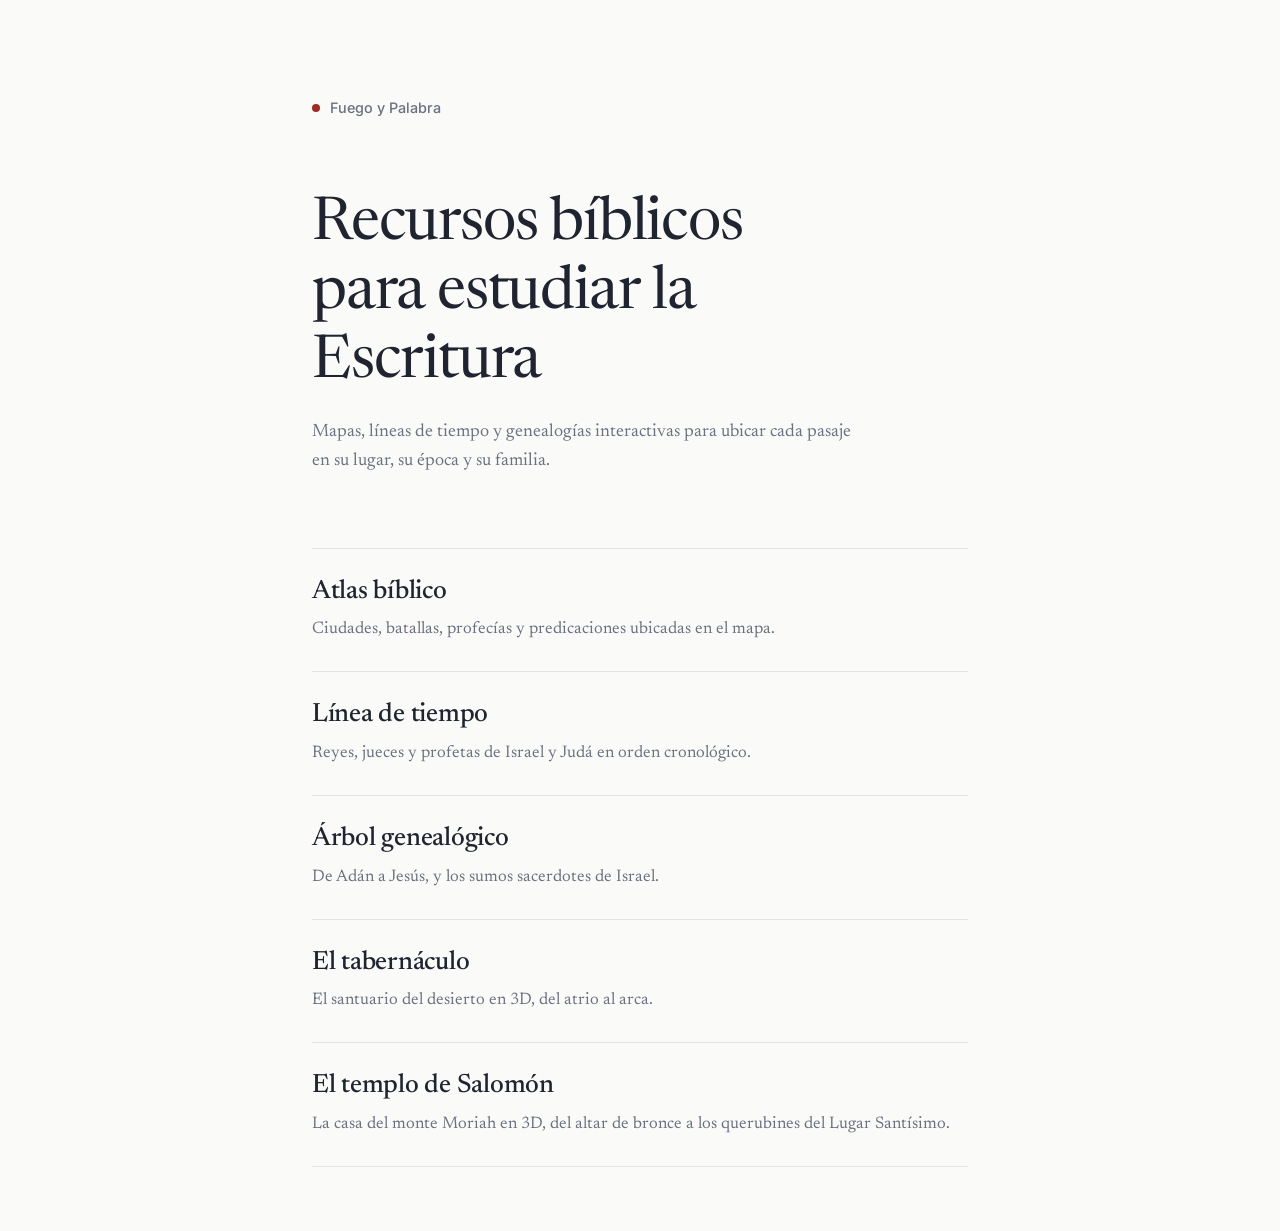
<file: index.html>
<!DOCTYPE html>
<html lang="es">
<head>
  <meta charset="utf-8">
  <meta name="viewport" content="width=device-width, initial-scale=1">
  <title>Fuego y Palabra · Recursos bíblicos</title>
  <meta name="description" content="Mapas, líneas de tiempo y genealogías interactivas para estudiar la Biblia.">
  <meta name="theme-color" content="#fafaf8">
  <link rel="icon" href="data:image/svg+xml,%3Csvg xmlns='http://www.w3.org/2000/svg' viewBox='0 0 100 100'%3E%3Ctext y='.9em' font-size='90'%3E%F0%9F%94%A5%3C/text%3E%3C/svg%3E">
  <link rel="preconnect" href="https://fonts.googleapis.com">
  <link rel="preconnect" href="https://fonts.gstatic.com" crossorigin>
  <link href="https://fonts.googleapis.com/css2?family=Newsreader:opsz,wght@6..72,400;6..72,500&family=Inter:wght@400;500;600&display=swap" rel="stylesheet">
  <link rel="stylesheet" href="assets/css/tokens.css">
  <link rel="stylesheet" href="assets/css/base.css">
  <link rel="stylesheet" href="assets/css/home.css">
</head>
<body class="home">
  <main class="wrap">
    <a class="brand" href="./">Fuego y Palabra</a>
    <h1>Recursos bíblicos para estudiar la Escritura</h1>
    <p class="lead">Mapas, líneas de tiempo y genealogías interactivas para ubicar cada pasaje en su lugar, su época y su familia.</p>

    <ul class="resources">
      <li><a class="resource" href="atlas/">
        <h2>Atlas bíblico</h2>
        <p>Ciudades, batallas, profecías y predicaciones ubicadas en el mapa.</p>
      </a></li>
      <li><a class="resource" href="Línea de Tiempo de los Reyes/">
        <h2>Línea de tiempo</h2>
        <p>Reyes, jueces y profetas de Israel y Judá en orden cronológico.</p>
      </a></li>
      <li><a class="resource" href="Genealogías/">
        <h2>Árbol genealógico</h2>
        <p>De Adán a Jesús, y los sumos sacerdotes de Israel.</p>
      </a></li>
      <li><a class="resource" href="tabernaculo/">
        <h2>El tabernáculo</h2>
        <p>El santuario del desierto en 3D, del atrio al arca.</p>
      </a></li>
        <li><a class="resource" href="templo-salomon/">
          <h2>El templo de Salomón</h2>
          <p>La casa del monte Moriah en 3D, del altar de bronce a los querubines del Lugar Santísimo.</p>
      </a></li>
    </ul>
  </main>
</body>
</html>
</file>
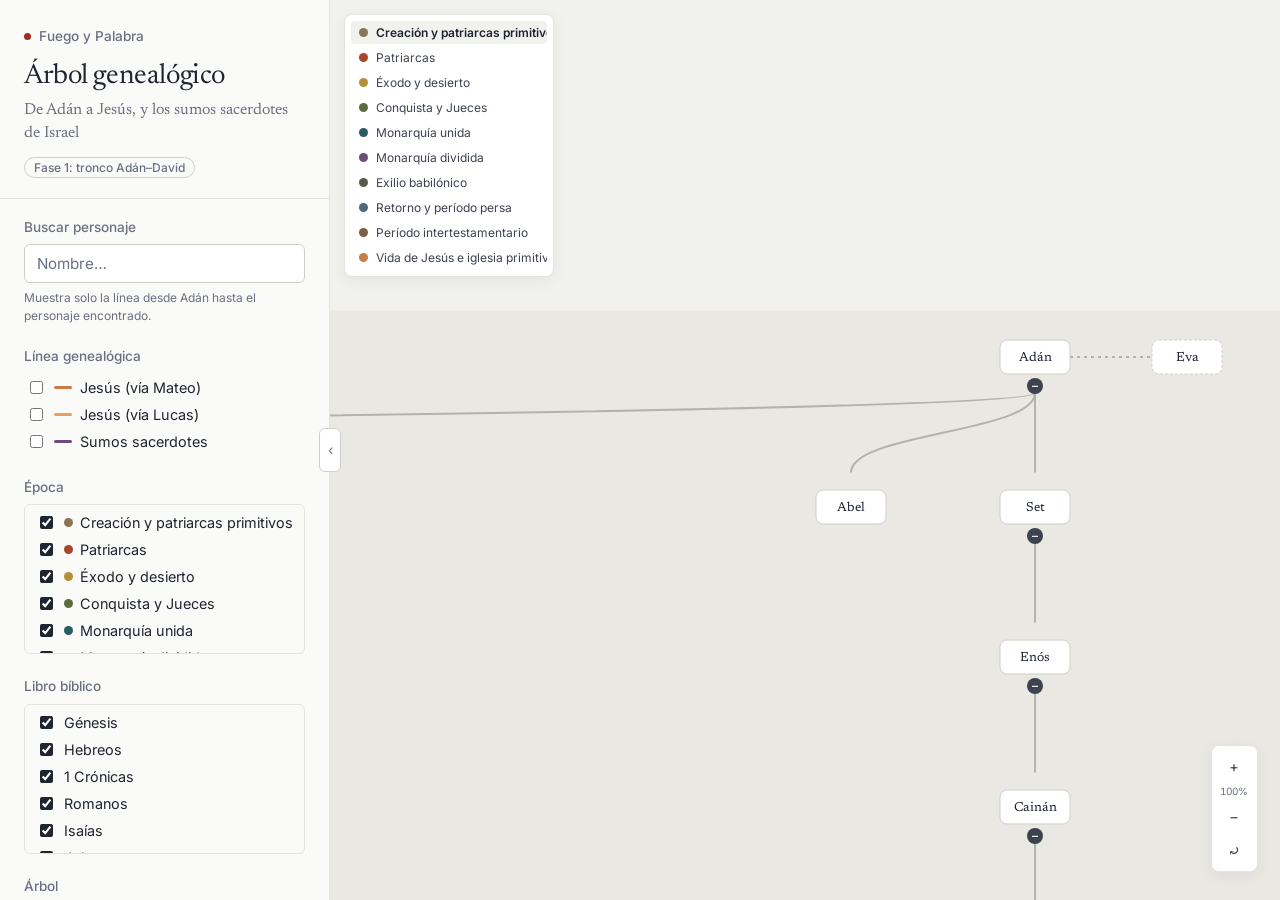
<file: Genealogías/index.html>
<!DOCTYPE html>
<html lang="es" data-theme="light">
<head>
<meta charset="UTF-8">
<meta name="viewport" content="width=device-width, initial-scale=1.0">
<title>Árbol genealógico · Fuego y Palabra</title>
<meta name="theme-color" content="#fafaf8">
<link rel="icon" href="data:image/svg+xml,%3Csvg xmlns='http://www.w3.org/2000/svg' viewBox='0 0 100 100'%3E%3Ctext y='.9em' font-size='90'%3E%F0%9F%94%A5%3C/text%3E%3C/svg%3E">
<link rel="preconnect" href="https://fonts.googleapis.com">
<link rel="preconnect" href="https://fonts.gstatic.com" crossorigin>
<link href="https://fonts.googleapis.com/css2?family=Newsreader:opsz,wght@6..72,400;6..72,500&family=Inter:wght@400;500;600&display=swap" rel="stylesheet">
<link rel="stylesheet" href="../assets/css/tokens.css">
<link rel="stylesheet" href="../assets/css/app.css">
<link rel="stylesheet" href="../assets/css/genealogias.css">
</head>
<body class="app-genealogias">
<div id="app">
  <aside id="sidebar">
    <header class="brand">
      <a class="mark" href="../">Fuego y Palabra</a>
      <h1>Árbol genealógico</h1>
      <p>De Adán a Jesús, y los sumos sacerdotes de Israel</p>
      <span class="fase">Fase 1: tronco Adán–David</span>
    </header>
    <div id="filters">

      <div class="fgroup">
        <h2>Buscar personaje</h2>
        <div id="search-wrap">
          <input id="search-input" class="field" type="text" placeholder="Nombre…" autocomplete="off">
          <span id="search-clear">✕</span>
        </div>
        <div class="search-hint">Muestra solo la línea desde Adán hasta el personaje encontrado.</div>
      </div>

      <div class="fgroup">
        <h2>Línea genealógica</h2>
        <div class="radio-row"><input type="checkbox" name="linea" value="jesus_mateo" id="l1"><label for="l1"><span class="linea-swatch" style="background:#C97B4A"></span>Jesús (vía Mateo)</label></div>
        <div class="radio-row"><input type="checkbox" name="linea" value="jesus_lucas" id="l2"><label for="l2"><span class="linea-swatch" style="background:#E8A25A"></span>Jesús (vía Lucas)</label></div>
        <div class="radio-row"><input type="checkbox" name="linea" value="sumos_sacerdotes" id="l3"><label for="l3"><span class="linea-swatch" style="background:#6B4E7C"></span>Sumos sacerdotes</label></div>
      </div>

      <div class="fgroup">
        <h2>Época</h2>
        <div class="checklist" id="epoca-list"></div>
      </div>

      <div class="fgroup">
        <h2>Libro bíblico</h2>
        <div class="checklist" id="libro-list"></div>
      </div>

      <div class="fgroup">
        <h2>Árbol</h2>
        <div class="btnrow">
          <button id="expand-all">Expandir todo</button>
          <button id="collapse-all">Colapsar todo</button>
        </div>
      </div>

    </div>
  </aside>

  <div id="collapseBtn" title="Mostrar u ocultar filtros">‹</div>

  <div id="treewrap">
    <div id="era-nav-wrap"><div id="era-nav" class="float-panel"></div></div>
    <div id="zoom-nav" class="float-panel">
      <button id="zoom-in" title="Acercar">+</button>
      <div id="zoom-level">100%</div>
      <button id="zoom-out" title="Alejar">−</button>
      <button id="zoom-reset" title="Restablecer">⤾</button>
    </div>
    <svg id="tree-svg" xmlns="http://www.w3.org/2000/svg">
      <g id="layer-bands"></g>
      <g id="layer-years"></g>
      <g id="layer-links"></g>
      <g id="layer-nodes"></g>
    </svg>
  </div>
</div>

<div id="modal" class="overlay">
  <div id="modal-card" class="modal">
    <button id="modal-close" class="modal-close" aria-label="Cerrar">✕</button>
    <div id="modal-body"></div>
  </div>
</div>

<script src="personas.js"></script>
<script src="relaciones.js"></script>
<script src="epocas.js"></script>
<script src="app.js"></script>
<script>
  const appEl = document.getElementById('app');
  const collapseBtn = document.getElementById('collapseBtn');
  collapseBtn.addEventListener('click', ()=>{
    appEl.classList.toggle('collapsed');
    collapseBtn.textContent = appEl.classList.contains('collapsed') ? '›' : '‹';
  });
</script>
</body>
</html>
</file>
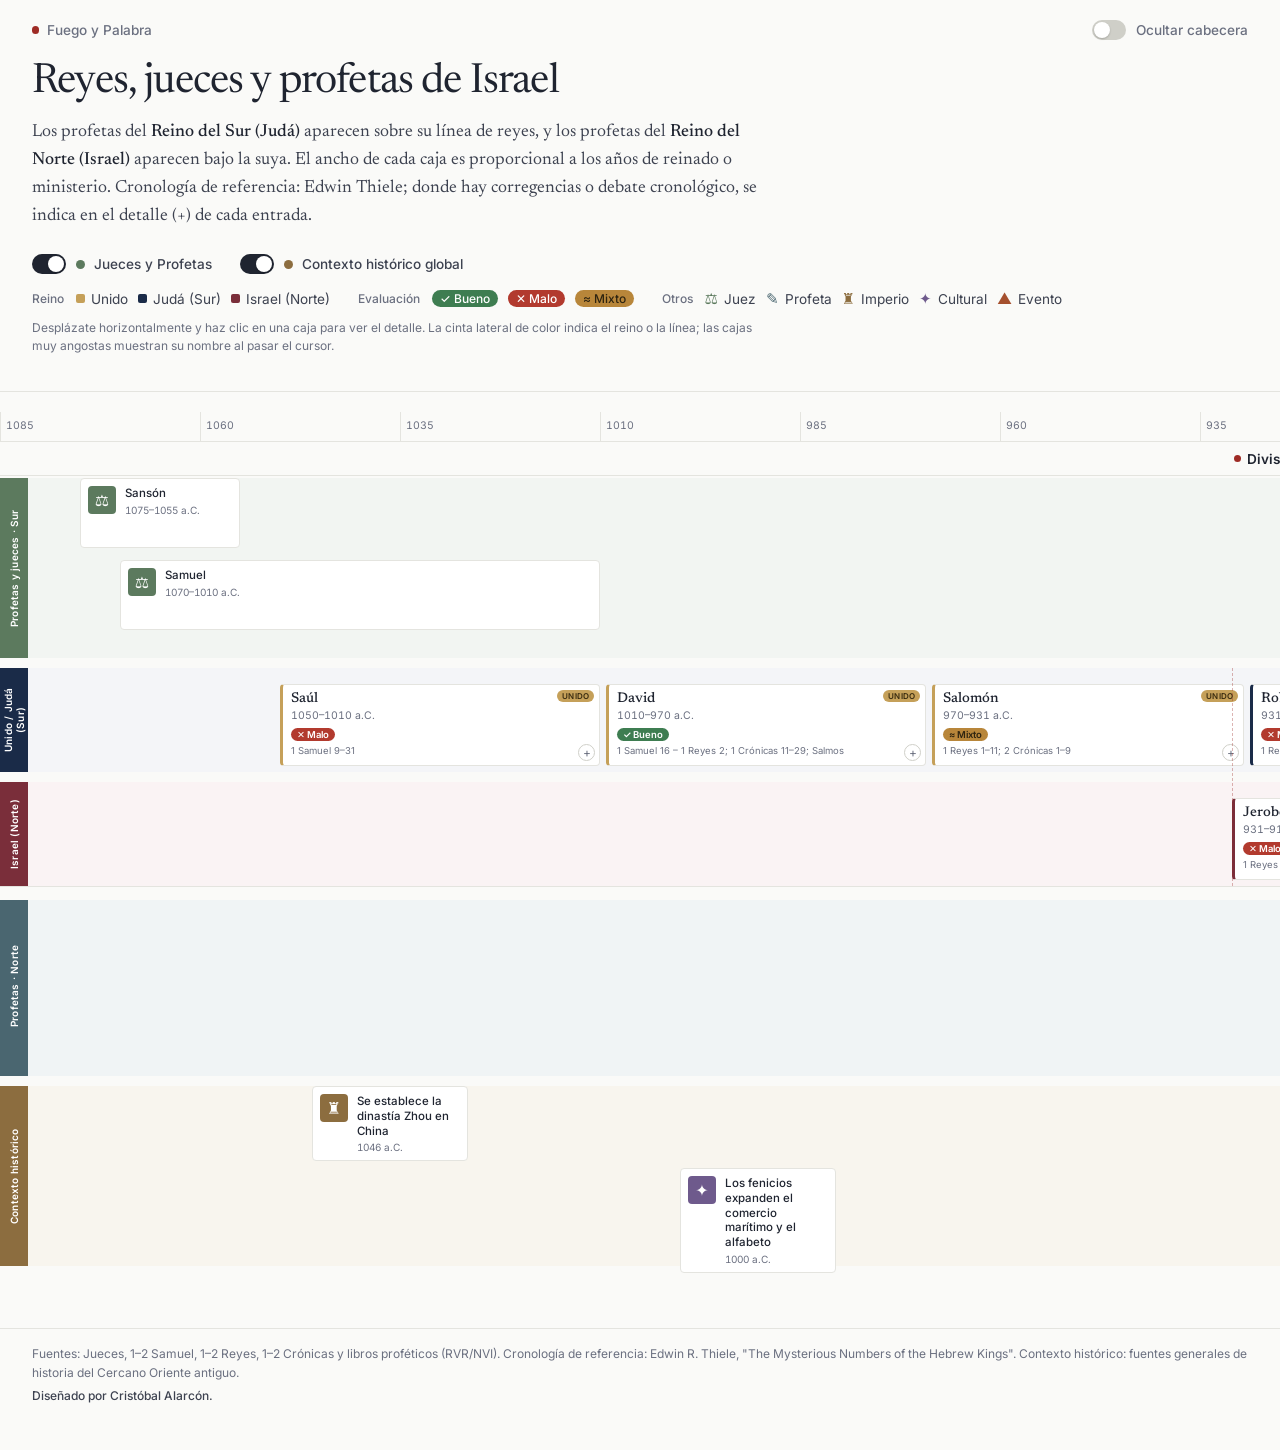
<file: Línea de Tiempo de los Reyes/index.html>
<!DOCTYPE html>
<html lang="es" data-theme="light">
<head>
<meta charset="UTF-8">
<meta name="viewport" content="width=device-width, initial-scale=1.0">
<title>Reyes, jueces y profetas de Israel · Fuego y Palabra</title>
<meta name="theme-color" content="#fafaf8">
<link rel="icon" href="data:image/svg+xml,%3Csvg xmlns='http://www.w3.org/2000/svg' viewBox='0 0 100 100'%3E%3Ctext y='.9em' font-size='90'%3E%F0%9F%94%A5%3C/text%3E%3C/svg%3E">
<link rel="preconnect" href="https://fonts.googleapis.com">
<link rel="preconnect" href="https://fonts.gstatic.com" crossorigin>
<link href="https://fonts.googleapis.com/css2?family=Newsreader:opsz,wght@6..72,400;6..72,500&family=Inter:wght@400;500;600&display=swap" rel="stylesheet">
<link rel="stylesheet" href="../assets/css/tokens.css">
<link rel="stylesheet" href="../assets/css/app.css">
<link rel="stylesheet" href="../assets/css/linea-de-tiempo.css">
</head>
<body class="app-timeline">

<header>
  <div class="topbar">
    <a class="mark" href="../">Fuego y Palabra</a>
    <label class="toggle toggle-compact">
      <input type="checkbox" id="headerToggle">
      <span class="switch"></span>
      Ocultar cabecera
    </label>
  </div>

  <div id="headerBody">
    <h1>Reyes, jueces y profetas de Israel</h1>
    <p class="subtitle">Los profetas del <strong>Reino del Sur (Judá)</strong> aparecen sobre su línea de reyes, y los profetas
    del <strong>Reino del Norte (Israel)</strong> aparecen bajo la suya. El ancho de cada caja es proporcional a los años
    de reinado o ministerio. Cronología de referencia: Edwin Thiele; donde hay corregencias o debate cronológico, se indica
    en el detalle (+) de cada entrada.</p>

    <div class="controls-row">
      <label class="toggle">
        <input type="checkbox" id="jpToggle" checked>
        <span class="switch"></span>
        <span class="swatch-dot" style="background:var(--judge)"></span>
        Jueces y Profetas
      </label>
      <label class="toggle">
        <input type="checkbox" id="ctxToggle" checked>
        <span class="switch"></span>
        <span class="swatch-dot" style="background:var(--ctx-empire)"></span>
        Contexto histórico global
      </label>
    </div>

    <div class="legend">
      <div class="legend-group">
        <span class="legend-label">Reino</span>
        <span class="swatch"><span class="dot" style="background:var(--unido)"></span>Unido</span>
        <span class="swatch"><span class="dot" style="background:var(--judah)"></span>Judá (Sur)</span>
        <span class="swatch"><span class="dot" style="background:var(--israel)"></span>Israel (Norte)</span>
      </div>
      <div class="legend-group">
        <span class="legend-label">Evaluación</span>
        <span class="pill" style="background:var(--good)">✓ Bueno</span>
        <span class="pill" style="background:var(--bad)">✕ Malo</span>
        <span class="pill" style="background:var(--mixed);color:#2E2410">≈ Mixto</span>
      </div>
      <div class="legend-group">
        <span class="legend-label">Otros</span>
        <span class="swatch"><span class="licon" style="color:var(--judge)">⚖</span>Juez</span>
        <span class="swatch"><span class="licon" style="color:var(--prophet)">✎</span>Profeta</span>
        <span class="swatch"><span class="licon" style="color:var(--ctx-empire)">♜</span>Imperio</span>
        <span class="swatch"><span class="licon" style="color:var(--ctx-culture)">✦</span>Cultural</span>
        <span class="swatch"><span class="licon" style="color:var(--ctx-event)">▲</span>Evento</span>
      </div>
    </div>
    <p class="hint">Desplázate horizontalmente y haz clic en una caja para ver el detalle. La cinta lateral de color indica el reino o la línea; las cajas muy angostas muestran su nombre al pasar el cursor.</p>
  </div>
</header>

<div class="timeline-wrap">
  <div id="timeline">
    <div class="ruler" id="ruler"></div>
    <div class="milestones" id="milestones"></div>
    <div id="guides"></div>

    <div class="lane row-extra row-jp-south" id="rowJPSouth">
      <span class="lane-ribbon">Profetas y jueces · Sur</span>
    </div>
    <div class="lane row-kings row-judah" id="rowJudah">
      <span class="lane-ribbon">Unido / Judá (Sur)</span>
    </div>
    <div class="lane row-kings row-israel" id="rowIsrael">
      <span class="lane-ribbon">Israel (Norte)</span>
    </div>
    <div class="lane row-extra row-jp-north" id="rowJPNorth">
      <span class="lane-ribbon">Profetas · Norte</span>
    </div>
    <div class="lane row-extra row-context" id="rowContext">
      <span class="lane-ribbon">Contexto histórico</span>
    </div>
  </div>
</div>

<div class="fixed-scrollbar" id="fixedScrollbar"><div class="fixed-scrollbar-inner" id="fixedScrollbarInner"></div></div>

<footer>
  Fuentes: Jueces, 1–2 Samuel, 1–2 Reyes, 1–2 Crónicas y libros proféticos (RVR/NVI). Cronología de referencia: Edwin R. Thiele, "The Mysterious Numbers of the Hebrew Kings". Contexto histórico: fuentes generales de historia del Cercano Oriente antiguo.
  <span class="credit">Diseñado por Cristóbal Alarcón.</span>
</footer>

<div class="overlay" id="overlay">
  <div class="modal" id="modalBox">
    <button class="modal-close" id="closeBtn" aria-label="Cerrar">✕</button>
    <div id="modalContent"></div>
  </div>
</div>

<script src="data.js"></script>
<script src="app.js"></script>
</body>
</html>
</file>
<file: assets/css/tokens.css>
/* ==========================================================
   Fuego y Palabra — tokens.css
   Única fuente de verdad de color, tipografía y escala.
   La cargan TODAS las páginas: portada y las tres apps.
   ========================================================== */

:root {
  /* Color — neutros */
  --bg: #fafaf8;
  --surface: #ffffff;        /* paneles, popups, fichas */
  --surface-2: #f1f1ed;      /* fondo de lienzo (mapa, árbol) y rellenos suaves */
  --ink: #1f2430;            /* texto de contenido */
  --ink-2: #3d4250;          /* texto secundario de contenido */
  --muted: #6b7080;          /* controles, metadatos */
  --line: #e4e4df;
  --line-strong: #cfcfc8;    /* bordes que deben verse (nodos, inputs) */

  /* Color — acento (único) */
  --accent: #9e2b25;

  /* Tipografía */
  --serif: "Newsreader", Georgia, "Times New Roman", serif;
  --sans: "Inter", system-ui, -apple-system, "Segoe UI", sans-serif;

  /* Escala */
  --text-xs: 0.75rem;
  --text-sm: 0.85rem;
  --text-base: 1.125rem;
  --text-lg: 1.65rem;
  --text-xl: clamp(2.4rem, 7vw, 3.75rem);

  /* Espaciado y layout */
  --space-1: 0.5rem;
  --space-2: 1rem;
  --space-3: 1.75rem;
  --space-4: 4rem;
  --measure: 44rem;
  --radius: 6px;
}

@media (prefers-color-scheme: dark) {
  :root:not([data-theme="light"]) {
    --bg: #15171c;
    --surface: #1c1f25;
    --surface-2: #111317;
    --ink: #ebe9e4;
    --ink-2: #c9c7c1;
    --muted: #9a9ca6;
    --line: #2a2d35;
    --line-strong: #3a3e48;
    --accent: #e0786d;
  }
}
</file>
<file: assets/css/base.css>
/* ==========================================================
   Fuego y Palabra — base.css
   Reset y tipografía para páginas de lectura (portada).
   Requiere tokens.css cargado antes.
   Las apps NO cargan este archivo: usan app.css.
   ========================================================== */

*, *::before, *::after { box-sizing: border-box; }

html { background: var(--bg); }

body {
  margin: 0;
  background: var(--bg);
  color: var(--ink);
  font-family: var(--serif);
  font-size: var(--text-base);
  line-height: 1.6;
  -webkit-font-smoothing: antialiased;
}

h1, h2, h3 { font-weight: 400; line-height: 1.15; letter-spacing: -0.01em; margin: 0; }
h1 { font-size: var(--text-xl); letter-spacing: -0.02em; }
p { margin: 0; }
a { color: inherit; }
img, svg { max-width: 100%; height: auto; }

:focus-visible { outline: 2px solid var(--accent); outline-offset: 4px; }

/* Layout */
.wrap {
  max-width: var(--measure);
  margin: 0 auto;
  padding: clamp(2.5rem, 9vw, 6rem) 1.5rem var(--space-4);
}

.brand {
  display: flex;
  align-items: center;
  gap: 0.6rem;
  font-family: var(--sans);
  font-size: 0.9rem;
  font-weight: 500;
  color: var(--muted);
  text-decoration: none;
}
.brand::before {
  content: "";
  width: 0.5rem;
  height: 0.5rem;
  border-radius: 50%;
  background: var(--accent);
}

.visually-hidden {
  position: absolute;
  width: 1px; height: 1px;
  overflow: hidden;
  clip: rect(0 0 0 0);
  white-space: nowrap;
}

@media (prefers-reduced-motion: reduce) {
  *, *::before, *::after { transition: none !important; animation: none !important; }
}
</file>
<file: assets/css/home.css>
/* Portada (index.html) */

.home .brand { margin-bottom: 4.5rem; }
.home h1 { max-width: 14ch; margin-bottom: 1.25rem; }
.home .lead { color: var(--muted); max-width: 34rem; margin-bottom: 4.5rem; }

.resources { list-style: none; margin: 0; padding: 0; border-top: 1px solid var(--line); }
.resources li { border-bottom: 1px solid var(--line); }

.resource { display: block; padding: var(--space-3) 0; text-decoration: none; }
.resource h2 {
  display: inline;
  font-weight: 500;
  font-size: var(--text-lg);
  background: linear-gradient(var(--accent), var(--accent)) 0 100% / 0 1px no-repeat;
  transition: background-size 0.25s ease;
}
.resource:hover h2,
.resource:focus-visible h2 { background-size: 100% 1px; }
.resource p { margin-top: 0.5rem; color: var(--muted); font-size: 1.05rem; }
</file>
<file: assets/css/app.css>
/* ==========================================================
   Fuego y Palabra — app.css
   Piezas comunes a las tres apps (Atlas, Línea de tiempo,
   Genealogías). Requiere tokens.css. Cada app añade su CSS.

   Principio: los controles se retiran (sans pequeña, gris);
   el contenido se adelanta (serif, mayor tamaño e interlínea).
   El color solo aparece cuando codifica un dato.
   ========================================================== */

*, *::before, *::after { box-sizing: border-box; }

html, body {
  margin: 0;
  height: 100%;
  background: var(--bg);
  color: var(--ink);
  font-family: var(--sans);
  -webkit-font-smoothing: antialiased;
}

:focus-visible { outline: 2px solid var(--accent); outline-offset: 2px; }

button { font: inherit; }

/* ---------- Marca: vuelve a la portada ---------- */
.mark {
  display: inline-flex;
  align-items: center;
  gap: 0.5rem;
  font-family: var(--sans);
  font-size: var(--text-sm);
  font-weight: 500;
  color: var(--muted);
  text-decoration: none;
}
.mark::before {
  content: "";
  width: 0.45rem;
  height: 0.45rem;
  border-radius: 50%;
  background: var(--accent);
}
.mark:hover { color: var(--ink); }

/* ==========================================================
   Layout con barra lateral (Atlas y Genealogías)
   ========================================================== */
#app { display: flex; height: 100vh; width: 100vw; overflow: hidden; position: relative; }

#sidebar {
  width: var(--sidebar-w, 340px);
  min-width: var(--sidebar-w, 340px);
  background: var(--bg);
  border-right: 1px solid var(--line);
  display: flex;
  flex-direction: column;
  overflow: hidden;
  position: relative;
  transition: width .25s ease, min-width .25s ease;
}

header.brand { padding: 1.5rem 1.5rem 1.25rem; border-bottom: 1px solid var(--line); }
header.brand h1 {
  font-family: var(--serif);
  font-weight: 400;
  font-size: 1.75rem;
  line-height: 1.15;
  letter-spacing: -0.015em;
  margin: 1rem 0 0.4rem;
}
header.brand p {
  margin: 0;
  font-family: var(--serif);
  font-size: 1rem;
  line-height: 1.45;
  color: var(--muted);
}

#filters { flex: 1; overflow-y: auto; padding: 1.25rem 1.5rem 2rem; }
#filters::-webkit-scrollbar { width: 6px; }
#filters::-webkit-scrollbar-thumb { background: var(--line-strong); border-radius: 3px; }

.fgroup { margin-bottom: 1.5rem; }
.fgroup h2 {
  display: flex;
  align-items: center;
  justify-content: space-between;
  margin: 0 0 0.6rem;
  font-family: var(--sans);
  font-size: var(--text-sm);
  font-weight: 500;
  color: var(--muted);
}
.fgroup h2 .clear {
  background: none;
  border: 0;
  padding: 0;
  cursor: pointer;
  font-family: var(--sans);
  font-size: var(--text-xs);
  font-weight: 500;
  color: var(--muted);
}
.fgroup h2 .clear:hover { color: var(--accent); }
.fgroup .note {
  margin: 0.5rem 0 0;
  font-size: var(--text-xs);
  line-height: 1.45;
  color: var(--muted);
}

.field {
  width: 100%;
  padding: 0.55rem 0.75rem;
  font-family: var(--sans);
  font-size: 0.95rem;
  color: var(--ink);
  background: var(--surface);
  border: 1px solid var(--line-strong);
  border-radius: var(--radius);
}
.field:focus { outline: none; border-color: var(--ink); }
.field::placeholder { color: var(--muted); }

.checklist {
  overflow-y: auto;
  padding: 0.25rem 0.6rem;
  border: 1px solid var(--line);
  border-radius: var(--radius);
}
.checklist::-webkit-scrollbar { width: 6px; }
.checklist::-webkit-scrollbar-thumb { background: var(--line-strong); border-radius: 3px; }

.check-item {
  display: flex;
  align-items: center;
  gap: 0.5rem;
  padding: 0.25rem 0.1rem;
  font-size: 0.9rem;
  color: var(--ink);
}
.check-item label { cursor: pointer; display: flex; align-items: center; gap: 0.4rem; }
input[type="checkbox"] { accent-color: var(--ink); cursor: pointer; }

.dot { width: 9px; height: 9px; border-radius: 50%; display: inline-block; flex: none; }

/* Botón colapsar barra lateral */
#collapseBtn {
  position: absolute;
  top: 50%;
  left: var(--sidebar-w, 340px);
  transform: translate(-50%, -50%);
  z-index: 700;
  width: 22px;
  height: 44px;
  display: flex;
  align-items: center;
  justify-content: center;
  cursor: pointer;
  font-size: 14px;
  line-height: 1;
  color: var(--muted);
  background: var(--surface);
  border: 1px solid var(--line-strong);
  border-radius: var(--radius);
  transition: left .25s ease;
}
#collapseBtn:hover { color: var(--ink); border-color: var(--ink); }
#app.collapsed #sidebar { width: 0; min-width: 0; border-right: 0; }
#app.collapsed #sidebar > * { opacity: 0; pointer-events: none; }
#app.collapsed #collapseBtn { left: 0; }

/* Panel flotante sobre el lienzo (zoom, épocas) */
.float-panel {
  background: var(--surface);
  border: 1px solid var(--line);
  border-radius: 8px;
  box-shadow: 0 4px 16px rgba(20, 24, 32, .06);
}

/* ==========================================================
   Ficha de conocimiento (popup, modal): el protagonista
   ========================================================== */
.ficha-meta {
  margin-bottom: 0.35rem;
  font-family: var(--sans);
  font-size: var(--text-xs);
  font-weight: 500;
  color: var(--muted);
}
.ficha-h {
  margin: 0 0 0.6rem;
  font-family: var(--serif);
  font-weight: 400;
  font-size: 2rem;
  line-height: 1.1;
  letter-spacing: -0.015em;
  color: var(--ink);
}
.ficha-texto {
  margin: 0.9rem 0;
  font-family: var(--serif);
  font-size: 1.1rem;
  line-height: 1.65;
  color: var(--ink);
}
.ficha-refs {
  padding-top: 0.75rem;
  border-top: 1px solid var(--line);
  font-size: var(--text-sm);
  line-height: 1.5;
  color: var(--ink-2);
}
.ficha-refs b { font-weight: 600; color: var(--muted); }
.tag {
  display: inline-block;
  padding: 0.1rem 0.55rem;
  font-family: var(--sans);
  font-size: var(--text-xs);
  font-weight: 500;
  color: var(--ink-2);
  border: 1px solid var(--line-strong);
  border-radius: 999px;
}
.tag.filled { color: #fff; border-color: transparent; }

/* Modal genérico */
.overlay {
  position: fixed;
  inset: 0;
  display: none;
  align-items: center;
  justify-content: center;
  padding: 20px;
  z-index: 2000;
  background: rgba(20, 24, 32, .35);
}
.overlay.open { display: flex; }
.modal {
  position: relative;
  width: 100%;
  max-width: 36rem;
  max-height: 82vh;
  overflow-y: auto;
  padding: 2rem 2.25rem 1.75rem;
  background: var(--surface);
  color: var(--ink);
  border-radius: 10px;
  box-shadow: 0 24px 60px rgba(20, 24, 32, .18);
}
.modal-close {
  position: absolute;
  top: 14px;
  right: 14px;
  width: 28px;
  height: 28px;
  display: flex;
  align-items: center;
  justify-content: center;
  cursor: pointer;
  font-size: 13px;
  color: var(--muted);
  background: none;
  border: 1px solid var(--line-strong);
  border-radius: 50%;
}
.modal .ficha-h { padding-right: 2rem; }
.modal-close:hover { color: var(--ink); border-color: var(--ink); }

@media (prefers-reduced-motion: reduce) {
  *, *::before, *::after { transition: none !important; animation: none !important; }
}
</file>
<file: assets/css/genealogias.css>
/* Genealogías — requiere tokens.css + app.css */

.app-genealogias { --sidebar-w: 330px; }

header.brand .fase {
  display: inline-block;
  margin-top: 0.75rem;
  padding: 0.1rem 0.55rem;
  font-size: var(--text-xs);
  font-weight: 500;
  color: var(--muted);
  border: 1px solid var(--line-strong);
  border-radius: 999px;
}

/* Buscador */
#search-wrap { position: relative; }
#search-input { padding-right: 2rem; }
#search-clear {
  position: absolute;
  right: 0.7rem;
  top: 50%;
  transform: translateY(-50%);
  display: none;
  cursor: pointer;
  font-size: 13px;
  color: var(--muted);
}
#search-clear:hover { color: var(--ink); }
.search-hint { margin-top: 0.4rem; font-size: var(--text-xs); line-height: 1.45; color: var(--muted); }

/* Líneas genealógicas: el trazo de color es el mismo del árbol */
.radio-row { display: flex; align-items: center; gap: 0.5rem; padding: 0.25rem 0.1rem; font-size: 0.9rem; }
.radio-row label { cursor: pointer; display: flex; align-items: center; gap: 0.5rem; }
.linea-swatch { width: 18px; height: 3px; display: inline-block; border-radius: 2px; }

.checklist { max-height: 150px; }

.btnrow { display: flex; gap: 0.5rem; }
.btnrow button {
  flex: 1;
  padding: 0.45rem 0.4rem;
  cursor: pointer;
  font-size: var(--text-sm);
  font-weight: 500;
  color: var(--ink-2);
  background: var(--surface);
  border: 1px solid var(--line-strong);
  border-radius: var(--radius);
}
.btnrow button:hover { color: var(--bg); background: var(--ink); border-color: var(--ink); }

/* ---------- Lienzo del árbol ---------- */
#treewrap { flex: 1; position: relative; overflow: scroll; background: var(--surface-2); }
#tree-svg { display: block; margin-left: 230px; margin-top: 300px; }

.node { cursor: pointer; }
.node-rect { fill: var(--surface); stroke: var(--line-strong); stroke-width: 1; transition: stroke .15s; }
.node:hover .node-rect { stroke: var(--ink); }
.node-rect.node-jesus { stroke: var(--accent); stroke-width: 2; }
.node-conyuge .node-rect { stroke-dasharray: 3, 2; }
.node-text { font-family: var(--serif); font-size: 13px; fill: var(--ink); pointer-events: none; }
.toggle-circle { fill: var(--ink-2); cursor: pointer; }
.toggle-circle:hover { fill: var(--accent); }
.toggle-text { font-family: var(--sans); font-size: 12px; font-weight: 500; fill: var(--surface); }
.era-label { font-family: var(--sans); font-size: 11px; }
.year-tick { font-family: var(--sans); font-size: 10.5px; fill: var(--muted); font-variant-numeric: tabular-nums; }

/* Navegación por época (fija al viewport) */
#era-nav-wrap { position: fixed; top: 14px; left: calc(var(--sidebar-w) + 14px); z-index: 60; transition: left .25s ease; }
#app.collapsed #era-nav-wrap { left: 14px; }
#era-nav { display: flex; flex-direction: column; gap: 2px; max-width: 210px; padding: 0.4rem; }
.era-pill {
  display: flex;
  align-items: center;
  gap: 0.5rem;
  padding: 0.25rem 0.45rem;
  cursor: pointer;
  font-size: var(--text-xs);
  color: var(--ink-2);
  border-radius: 4px;
  white-space: nowrap;
  overflow: hidden;
  text-overflow: ellipsis;
}
.era-pill:hover { background: var(--surface-2); }
.era-pill.active { color: var(--ink); font-weight: 600; background: var(--surface-2); }

/* Zoom (fijo al viewport) */
#zoom-nav {
  position: fixed;
  bottom: 28px;
  right: 22px;
  z-index: 60;
  display: flex;
  flex-direction: column;
  gap: 4px;
  padding: 0.35rem;
}
#zoom-nav button {
  width: 34px;
  height: 30px;
  cursor: pointer;
  font-size: 15px;
  color: var(--ink-2);
  background: none;
  border: 0;
  border-radius: 4px;
}
#zoom-nav button:hover { color: var(--ink); background: var(--surface-2); }
#zoom-level { font-size: 10px; text-align: center; color: var(--muted); font-variant-numeric: tabular-nums; }

/* Ficha biográfica */
.ficha-roles { display: flex; flex-wrap: wrap; gap: 0.4rem 0.75rem; align-items: center; }
.ficha-periodo { font-size: var(--text-sm); color: var(--muted); font-variant-numeric: tabular-nums; }
.ficha-fuente {
  margin-top: 1rem;
  padding-top: 0.75rem;
  font-size: var(--text-xs);
  line-height: 1.5;
  color: var(--muted);
  border-top: 1px solid var(--line);
}
</file>
<file: assets/css/linea-de-tiempo.css>
/* Línea de tiempo — requiere tokens.css + app.css */

/* Colores que codifican datos (reino, evaluación, tipo). Se mantienen. */
.app-timeline {
  --judah: #1A2B48;
  --israel: #7A2E3A;
  --unido: #C5A059;
  --good: #3E7D51;
  --bad: #B23A2E;
  --mixed: #B8863A;
  --judge: #5C7A5E;
  --prophet: #4A6670;
  --ctx-empire: #8C6D3F;
  --ctx-event: #A5502E;
  --ctx-culture: #6E5A8C;

  --tint-judah: #F4F5F8;
  --tint-israel: #FAF3F4;
  --tint-jp-south: #F2F5F2;
  --tint-jp-north: #F0F4F5;
  --tint-context: #F8F5EE;
}
html, body { height: auto; }

/* ---------- Cabecera ---------- */
.app-timeline header { padding: 1.25rem 2rem 1.5rem; border-bottom: 1px solid var(--line); }
.topbar { display: flex; justify-content: space-between; align-items: center; gap: 1rem; flex-wrap: wrap; }
#headerBody { margin-top: 1.25rem; }
#headerBody.header-hidden { display: none; }

.app-timeline h1 {
  margin: 0 0 0.75rem;
  font-family: var(--serif);
  font-weight: 400;
  font-size: clamp(1.8rem, 3.4vw, 2.6rem);
  line-height: 1.1;
  letter-spacing: -0.02em;
}
.subtitle {
  margin: 0 0 1.5rem;
  max-width: 46rem;
  font-family: var(--serif);
  font-size: 1.1rem;
  line-height: 1.6;
  color: var(--ink-2);
}
.subtitle strong { font-weight: 500; color: var(--ink); }

.controls-row { display: flex; flex-wrap: wrap; gap: 0.75rem 1.75rem; align-items: center; margin-bottom: 1rem; }
.toggle {
  display: flex;
  align-items: center;
  gap: 0.6rem;
  cursor: pointer;
  user-select: none;
  font-size: var(--text-sm);
  font-weight: 500;
  color: var(--ink-2);
}
.toggle .swatch-dot { width: 9px; height: 9px; border-radius: 50%; display: inline-block; }
.toggle input { display: none; }
.switch {
  position: relative;
  width: 34px;
  height: 20px;
  flex-shrink: 0;
  background: var(--line-strong);
  border-radius: 10px;
  transition: background .18s ease;
}
.switch::after {
  content: "";
  position: absolute;
  top: 2px;
  left: 2px;
  width: 16px;
  height: 16px;
  border-radius: 50%;
  background: #fff;
  box-shadow: 0 1px 2px rgba(0, 0, 0, .2);
  transition: transform .18s ease;
}
.toggle input:checked + .switch { background: var(--ink); }
.toggle input:checked + .switch::after { transform: translateX(14px); }
.toggle-compact { color: var(--muted); }

.legend { display: flex; flex-wrap: wrap; gap: 0.75rem 1.75rem; font-size: var(--text-sm); color: var(--ink-2); }
.legend-group { display: flex; align-items: center; gap: 0.6rem; flex-wrap: wrap; }
.legend-label { margin-right: 0.15rem; font-size: var(--text-xs); font-weight: 500; color: var(--muted); }
.swatch { display: inline-flex; align-items: center; gap: 0.4rem; }
.legend .dot { border-radius: 2px; }
.licon { font-size: 15px; line-height: 1; }
.pill { display: inline-flex; align-items: center; gap: 4px; padding: 1px 8px; border-radius: 999px; font-size: var(--text-xs); font-weight: 500; color: #fff; }
.hint { margin-top: 0.75rem; font-size: var(--text-xs); line-height: 1.5; color: var(--muted); max-width: 46rem; }

/* ---------- Línea de tiempo ---------- */
.timeline-wrap { overflow-x: auto; overflow-y: hidden; padding: 1.25rem 0 2rem; }
.timeline-wrap::-webkit-scrollbar { height: 10px; }
.timeline-wrap::-webkit-scrollbar-track { background: var(--bg); }
.timeline-wrap::-webkit-scrollbar-thumb { background: var(--line-strong); border-radius: 5px; }

#timeline { position: relative; transition: height .25s ease; }

.ruler { position: relative; height: 30px; border-bottom: 1px solid var(--line); }
.tick { position: absolute; top: 0; bottom: 0; border-left: 1px solid var(--line); }
.tick span {
  position: absolute; top: 7px; left: 5px; white-space: nowrap;
  font-size: 10.5px; color: var(--muted); font-variant-numeric: tabular-nums;
}

.milestones { position: relative; height: 34px; border-bottom: 1px solid var(--line); }
.milestone { position: absolute; top: 0; height: 100%; display: flex; align-items: center; gap: 6px; padding-left: 2px; white-space: nowrap; }
.milestone .flag { width: 7px; height: 7px; border-radius: 50%; background: var(--accent); flex-shrink: 0; }
.milestone .mtext { font-size: var(--text-sm); font-weight: 600; color: var(--ink); }
.milestone .myear { font-size: 10.5px; color: var(--muted); font-variant-numeric: tabular-nums; }
.guide-line { position: absolute; width: 0; border-left: 1px dashed var(--accent); opacity: .35; z-index: 1; pointer-events: none; }

.lane { position: absolute; left: 0; width: 100%; transition: top .25s ease; }
.lane-ribbon {
  position: sticky;
  left: 0;
  top: 0;
  width: 28px;
  height: 100%;
  display: flex;
  align-items: center;
  justify-content: center;
  z-index: 6;
  padding: 10px 0;
  writing-mode: vertical-rl;
  transform: rotate(180deg);
  text-align: center;
  font-size: 10px;
  font-weight: 600;
  letter-spacing: 0.02em;
  color: #fff;
}
.row-judah { background: var(--tint-judah); }
.row-israel { background: var(--tint-israel); }
.row-jp-south { background: var(--tint-jp-south); }
.row-jp-north { background: var(--tint-jp-north); }
.row-context { background: var(--tint-context); }
.row-judah .lane-ribbon { background: var(--judah); }
.row-israel .lane-ribbon { background: var(--israel); }
.row-jp-south .lane-ribbon { background: var(--judge); }
.row-jp-north .lane-ribbon { background: var(--prophet); }
.row-context .lane-ribbon { background: var(--ctx-empire); }

.row-kings { height: 104px; }
.row-extra.hidden-row { display: none; }

/* Reyes: el borde izquierdo codifica el reino */
.card {
  position: absolute;
  top: 16px;
  height: 82px;
  overflow: hidden;
  padding: 6px 8px 5px;
  cursor: pointer;
  color: var(--ink);
  background: var(--surface);
  border: 1px solid var(--line);
  border-left: 3px solid var(--ink);
  border-radius: 4px;
  transition: border-color .12s ease, box-shadow .12s ease;
}
.card:hover { border-color: var(--line-strong); box-shadow: 0 4px 14px rgba(20, 24, 32, .08); }
.card.judah { border-left-color: var(--judah); }
.card.israel { border-left-color: var(--israel); }
.card.unido { border-left-color: var(--unido); }
.card .ktag { position: absolute; top: 5px; right: 5px; padding: 1px 5px; border-radius: 999px; font-size: 8px; font-weight: 600; letter-spacing: 0.02em; color: #fff; }
.card.judah .ktag { background: var(--judah); }
.card.israel .ktag { background: var(--israel); }
.card.unido .ktag { background: var(--unido); color: #3a2c10; }
.card .kname {
  display: block; margin-bottom: 2px; padding-right: 34px;
  font-family: var(--serif); font-weight: 500; font-size: 14px; line-height: 1.15;
  white-space: nowrap; overflow: hidden; text-overflow: ellipsis;
}
.card .kyears { display: block; font-size: 10.5px; color: var(--muted); white-space: nowrap; overflow: hidden; font-variant-numeric: tabular-nums; }
.card .kref { display: block; margin-top: 3px; font-size: 9.5px; line-height: 1.25; color: var(--muted); white-space: nowrap; overflow: hidden; text-overflow: ellipsis; }
.badge { display: inline-block; margin-top: 3px; padding: 1px 6px; border-radius: 999px; font-size: 9.5px; font-weight: 600; color: #fff; }
.badge.bueno { background: var(--good); }
.badge.malo { background: var(--bad); }
.badge.mixto { background: var(--mixed); color: #2E2410; }
.plus-btn {
  position: absolute; bottom: 4px; right: 4px; width: 17px; height: 17px;
  font-size: 12px; line-height: 15px; text-align: center; color: var(--muted);
  border: 1px solid var(--line-strong); border-radius: 50%;
}

/* Niveles de detalle según el ancho real (proporcional a los años) de la caja */
.card.tier-md .badge, .card.tier-md .kref, .card.tier-md .plus-btn, .card.tier-md .ktag { display: none; }
.card.tier-md .kname { padding-right: 4px; }
.card.tier-sm .kyears, .card.tier-sm .badge, .card.tier-sm .kref, .card.tier-sm .plus-btn, .card.tier-sm .ktag { display: none; }
.card.tier-sm .kname { padding-right: 4px; font-size: 11px; }
.card.tier-xs .kname, .card.tier-xs .kyears, .card.tier-xs .badge, .card.tier-xs .kref, .card.tier-xs .plus-btn, .card.tier-xs .ktag { display: none; }
.card.tier-xs { padding: 0; }

/* Jueces, profetas y contexto */
.chip {
  position: absolute;
  width: 150px;
  min-height: 70px;
  padding: 7px 8px 7px 44px;
  cursor: pointer;
  background: var(--surface);
  border: 1px solid var(--line);
  border-radius: 4px;
  transition: border-color .12s ease, box-shadow .12s ease;
}
.chip:hover { border-color: var(--line-strong); box-shadow: 0 4px 14px rgba(20, 24, 32, .08); }
.chip .cicon {
  position: absolute; left: 7px; top: 7px; width: 28px; height: 28px;
  display: flex; align-items: center; justify-content: center;
  font-size: 16px; color: #fff; border-radius: 4px;
}
.chip .clabel { display: block; font-size: 11.5px; font-weight: 500; line-height: 1.28; color: var(--ink); }
.chip .cyear { display: block; margin-top: 3px; font-size: 10px; color: var(--muted); font-variant-numeric: tabular-nums; }
.chip.compact .clabel, .chip.compact .cyear { display: none; }
.chip.compact { padding-left: 38px; }
.chip.tipo-juez .cicon { background: var(--judge); }
.chip.tipo-profeta .cicon { background: var(--prophet); }
.chip.tipo-imperio .cicon { background: var(--ctx-empire); }
.chip.tipo-evento .cicon { background: var(--ctx-event); }
.chip.tipo-cultural .cicon { background: var(--ctx-culture); }

/* Modal: contenido en app.css (.modal, .ficha-*) */
.overlay { z-index: 50; }

/* ---------- Pie ---------- */
.app-timeline footer {
  padding: 1rem 2rem 2.75rem;
  font-size: var(--text-xs);
  line-height: 1.55;
  color: var(--muted);
  border-top: 1px solid var(--line);
}
.app-timeline footer .credit { display: block; margin-top: 0.3rem; font-weight: 500; color: var(--ink-2); }

.fixed-scrollbar {
  position: fixed; left: 0; bottom: 0; width: 100%; height: 14px; z-index: 40;
  overflow-x: auto; overflow-y: hidden;
  background: var(--bg); border-top: 1px solid var(--line);
}
.fixed-scrollbar::-webkit-scrollbar { height: 12px; }
.fixed-scrollbar::-webkit-scrollbar-track { background: var(--bg); }
.fixed-scrollbar::-webkit-scrollbar-thumb { background: var(--line-strong); border-radius: 6px; }
.fixed-scrollbar-inner { height: 1px; }

@media (max-width: 640px) {
  .app-timeline header { padding: 1rem; }
  .app-timeline footer { padding: 1rem 1rem 2.75rem; }
}
</file>
